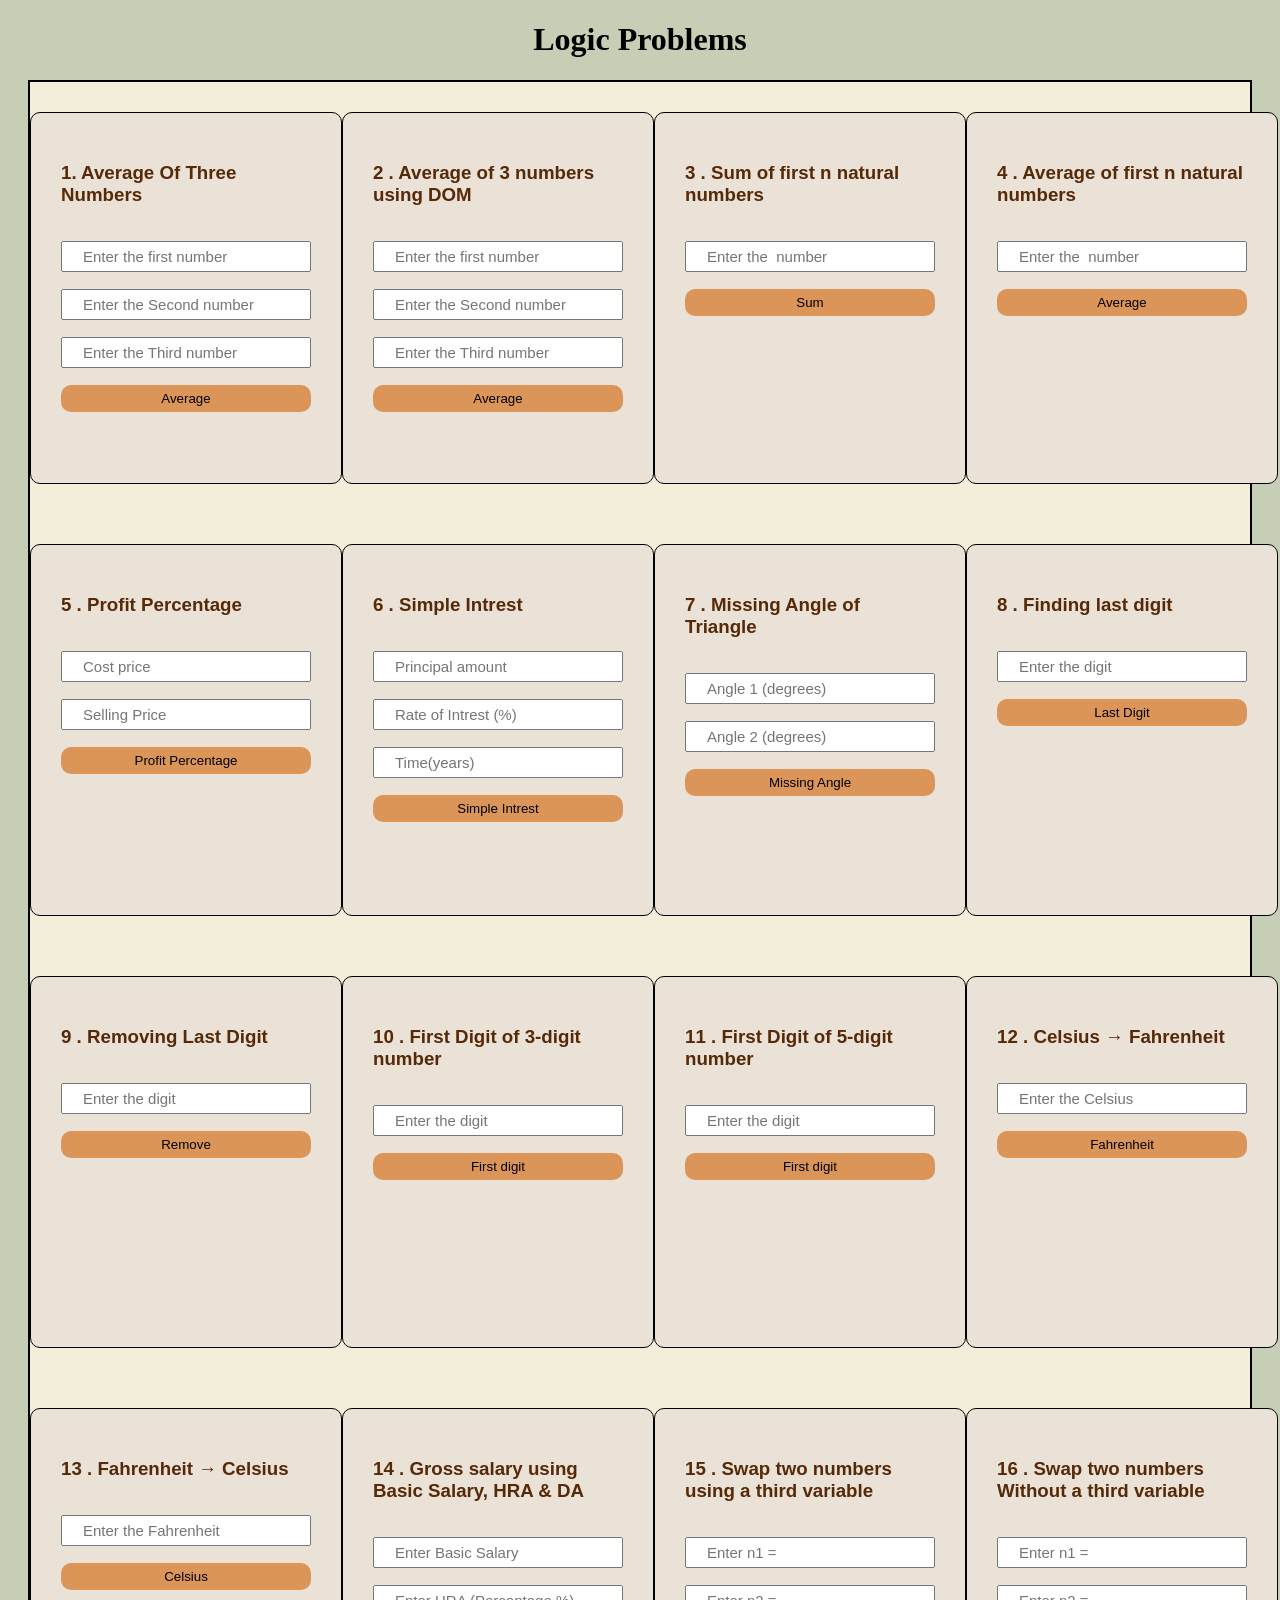
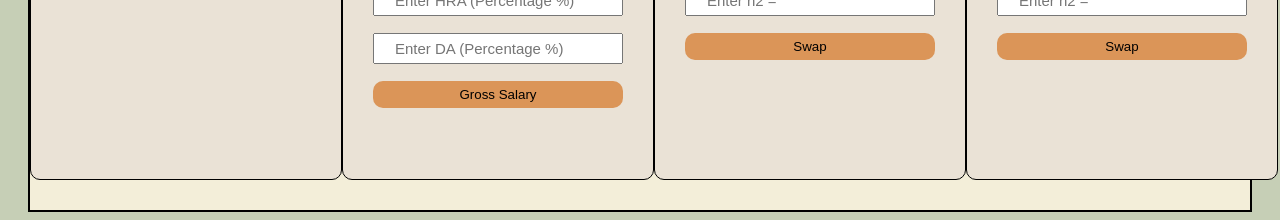
<file: simple_number_problems(24-9-26)/Index.html>
<!DOCTYPE html>
<html lang="en">
<head>
    <meta charset="UTF-8">
    <meta name="viewport" content="width=device-width, initial-scale=1.0">
    <title>Document</title>
    <link rel="stylesheet" href="Index.css">
    <script src="Indesx.js"></script>
</head>
<body>
    <h1>Logic Problems</h1>
    <div class="container">
        
        <div class="box box1">
            <h3>1. Average Of Three Numbers</h3>
            <input type="text" id="b1n1" placeholder="Enter the first number">
            <input type="text" id="b1n2" placeholder="Enter the Second number">
            <input type="text" id="b1n3" placeholder="Enter the Third number">
            <button onclick="average()">Average</button>
            <label id="res1"></label>
        </div>
        <div class="box box2">
            <h3>2 . Average of 3 numbers using DOM</h3>
            <input type="text" id="b2n1" placeholder="Enter the first number">
            <input type="text" id="b2n2" placeholder="Enter the Second number">
            <input type="text" id="b2n3" placeholder="Enter the Third number">
            <button onclick="average2()">Average</button>
            <label id="res2"></label>
        </div>
        <div class="box box3">
            <h3>3 . Sum of first n natural numbers</h3>
            <input type="text" id="b3n1" placeholder="Enter the  number">
            <button onclick="box3()">Sum</button>
            <label id="res3"></label>
        </div>
        <div class="box box4">
            <h3>4 . Average of first n natural numbers</h3>
            <input type="text" id="b4n1" placeholder="Enter the  number">
            <button onclick="box4()">Average</button>
            <label id="res4"></label>
        </div>
        <div class="box box5">
            <h3>5 . Profit Percentage</h3>
            <input type="text" id="b5n1" placeholder="Cost price">
            <input type="text" id="b5n2" placeholder="Selling Price">
            <button onclick="box5()">Profit Percentage</button>
            <label id="res5"></label>


        </div>
        <div class="box box6">
            <h3>6 . Simple Intrest</h3>
            <input type="text" id="b6n1" placeholder="Principal amount">
            <input type="text" id="b6n2" placeholder="Rate of Intrest (%)">
            <input type="text" id="b6n3" placeholder="Time(years)">
            <button onclick="box6()">Simple Intrest</button>
            <label id="res6"></label>
        </div>
        <div class="box box7">
            <h3>7 . Missing Angle of Triangle</h3>
            <input type="text" id="b7n1" placeholder="Angle 1 (degrees)">
            <input type="text" id="b7n2" placeholder="Angle 2 (degrees)">
            <button onclick="box7()">Missing Angle</button>
            <label id="res7"></label>
        </div>
        <div class="box box8">
            <h3>8 . Finding last digit</h3>
            <input type="text" id="b8n1" placeholder="Enter the digit">
            <button onclick="box8()">Last Digit</button>
            <label id="res8"></label>
        </div>
        <div class="box box9">
            <h3>9 . Removing Last Digit</h3>
            <input type="text" id="b9n1" placeholder="Enter the digit">
            <button onclick="box9()">Remove</button>
            <label id="res9"></label>
        </div>
        <div class="box box10">
            <h3>10 . First Digit of 3-digit number</h3>
            <input type="text" id="b10n1" placeholder="Enter the digit">
            <button onclick="box10()">First digit</button>
            <label id="res10"></label>
        </div>
        <div class="box box11">
            <h3>11 . First Digit of 5-digit number</h3>
            <input type="text" id="b11n1" placeholder="Enter the digit">
            <button onclick="box11()">First digit</button>
            <label id="res11"></label>
        </div>
        <div class="box box12">
            <h3>12 . Celsius → Fahrenheit</h3>
            <input type="text" id="b12n1" placeholder="Enter the Celsius">
            <button onclick="box12()">Fahrenheit</button>
            <label id="res12"></label>
        </div>
        <div class="box box13">
            <h3>13 . Fahrenheit → Celsius</h3>
            <input type="text" id="b13n1" placeholder="Enter the Fahrenheit">
            <button onclick="box13()">Celsius</button>
            <label id="res13"></label>
        </div>
        <div class="box box14">
            <h3>14 . Gross salary using Basic Salary, HRA & DA</h3>
            <input type="text" id="b14n1" placeholder="Enter Basic Salary">
            <input type="text" id="b14n2" placeholder="Enter HRA (Percentage %)">
            <input type="text" id="b14n3" placeholder="Enter DA (Percentage %)">
            <button onclick="box14()">Gross Salary</button>
            <label id="res14"></label>
        </div>
        <div class="box box15">
            <h3>15 . Swap two numbers using a third variable</h3>
            <input type="text" id="b15n1" placeholder="Enter n1 = ">
            <input type="text" id="b15n2" placeholder="Enter n2 = ">
            <button onclick="box15()">Swap</button>
            <label id="res15"></label>
            <label id="res15.2"></label>

        </div>
        <div class="box box16">
            <h3>16 . Swap two numbers Without a third variable</h3>
            <input type="text" id="b16n1" placeholder="Enter n1 = ">
            <input type="text" id="b16n2" placeholder="Enter n2 = ">
            <button onclick="box16()">Swap</button>
            <label id="res16"></label>
            <label id="res16.2"></label>
        </div>


        
    </div>
</body>
</html>
</file>
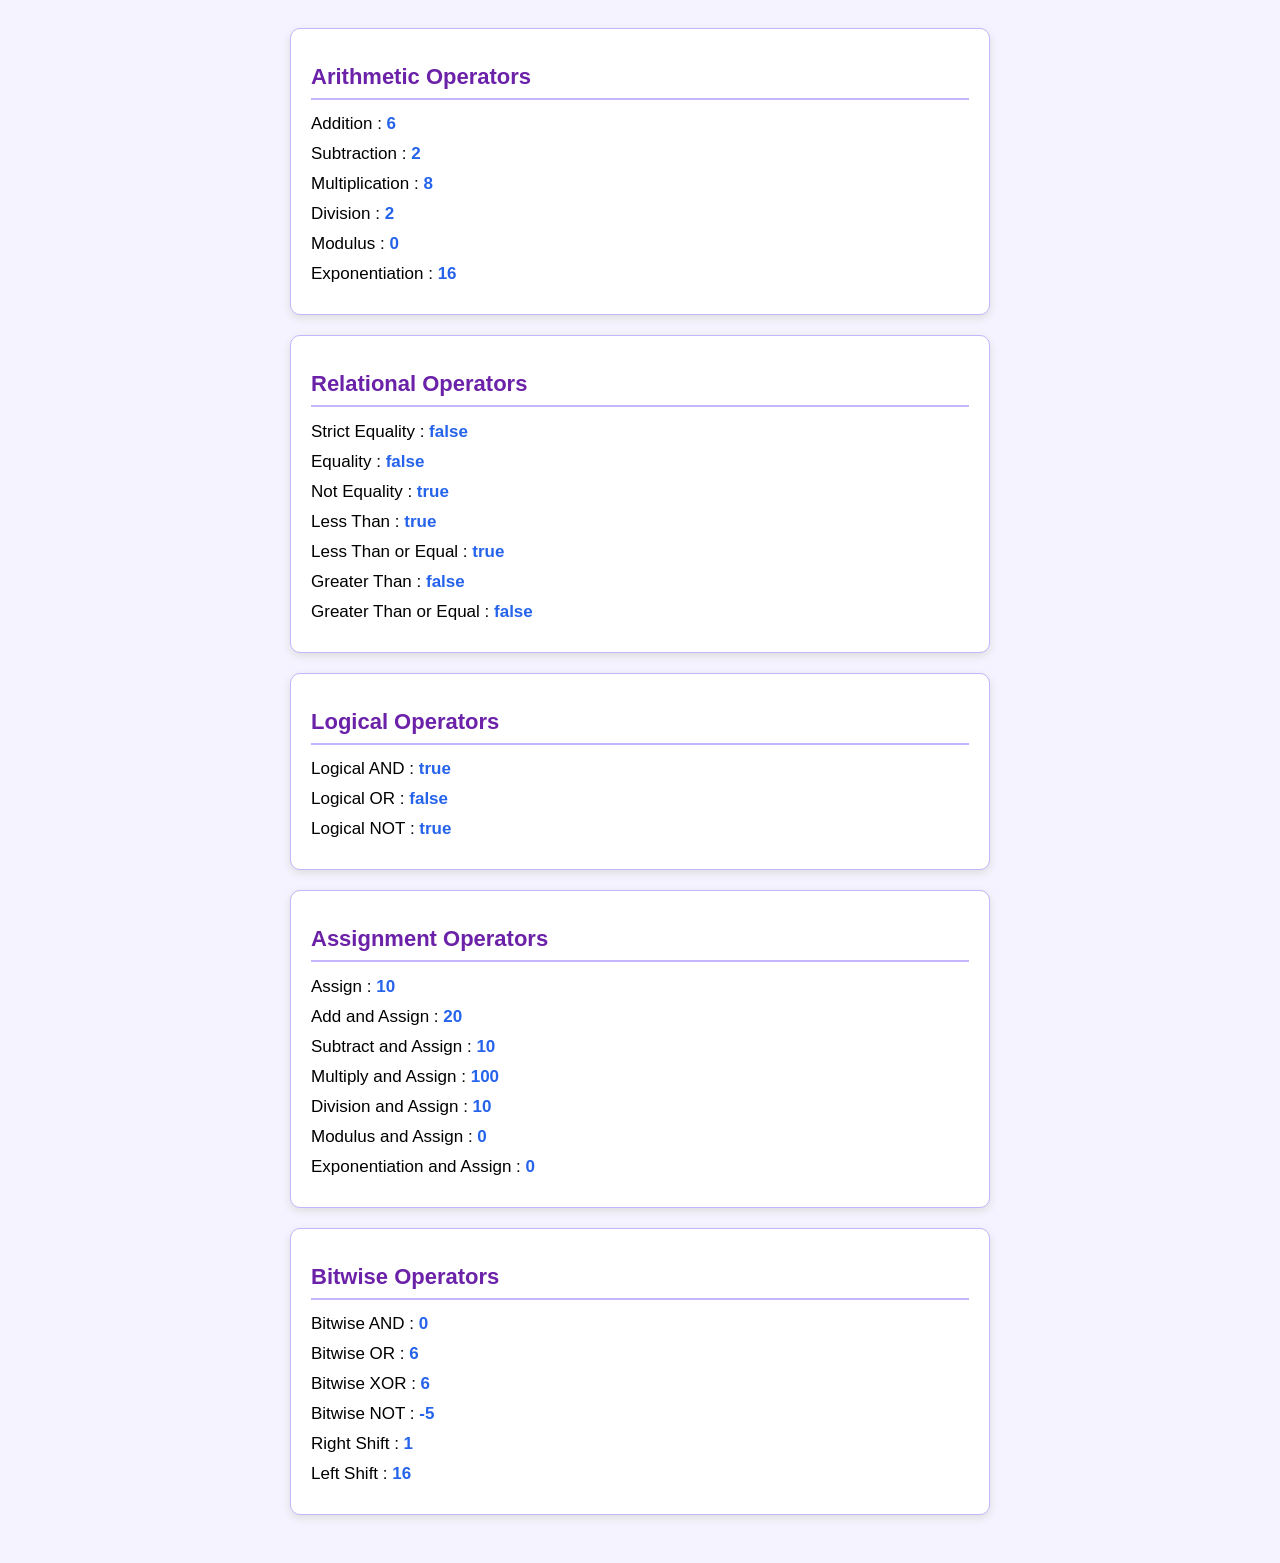
<file: operator.html>
<!DOCTYPE html>
<html lang="en">
<head>
    <meta charset="UTF-8">
    <meta name="viewport" content="width=device-width, initial-scale=1.0">
    <title>JavaScript Operators</title>

    <style>
        body {
            font-family: Arial, sans-serif;
            background-color: #f5f3ff;
            padding: 20px;
        }

        .container {
            width: 700px;
            margin: auto;
        }

        .box {
            background-color: white;
            padding: 20px;
            margin-bottom: 20px;
            border: 1px solid #c4b5fd;
            border-radius: 10px;
            box-shadow: 0px 3px 8px #ddd;
        }

        h1 {
            color: #6b21a8;
            font-size: 22px;
            border-bottom: 2px solid #c4b5fd;
            padding-bottom: 8px;
        }

        p {
            font-size: 17px;
            margin: 10px 0;
        }

        .result {
            color: #2563eb;
            font-weight: bold;
        }
    </style>
</head>

<body>

    <div class="container">

        <!-- Arithmetic Operator -->
        <div class="box">
            <h1>Arithmetic Operators</h1>

            <p>Addition : <span class="result" id="addition"></span></p>
            <p>Subtraction : <span class="result" id="subtraction"></span></p>
            <p>Multiplication : <span class="result" id="multiplication"></span></p>
            <p>Division : <span class="result" id="division"></span></p>
            <p>Modulus : <span class="result" id="modulus"></span></p>
            <p>Exponentiation : <span class="result" id="exponentiation"></span></p>
        </div>

        <!-- Relational Operator -->
        <div class="box">
            <h1>Relational Operators</h1>

            <p>Strict Equality : <span class="result" id="strict"></span></p>
            <p>Equality : <span class="result" id="equal"></span></p>
            <p>Not Equality : <span class="result" id="notEqual"></span></p>
            <p>Less Than : <span class="result" id="less"></span></p>
            <p>Less Than or Equal : <span class="result" id="lessEqual"></span></p>
            <p>Greater Than : <span class="result" id="greater"></span></p>
            <p>Greater Than or Equal : <span class="result" id="greaterEqual"></span></p>
        </div>

        <!-- Logical Operator -->
        <div class="box">
            <h1>Logical Operators</h1>

            <p>Logical AND : <span class="result" id="and"></span></p>
            <p>Logical OR : <span class="result" id="or"></span></p>
            <p>Logical NOT : <span class="result" id="not"></span></p>
        </div>

        <!-- Assignment Operator -->
        <div class="box">
            <h1>Assignment Operators</h1>

            <p>Assign : <span class="result" id="assign"></span></p>
            <p>Add and Assign : <span class="result" id="addAssign"></span></p>
            <p>Subtract and Assign : <span class="result" id="subAssign"></span></p>
            <p>Multiply and Assign : <span class="result" id="mulAssign"></span></p>
            <p>Division and Assign : <span class="result" id="divAssign"></span></p>
            <p>Modulus and Assign : <span class="result" id="modAssign"></span></p>
            <p>Exponentiation and Assign : <span class="result" id="expAssign"></span></p>
        </div>

        <!-- Bitwise Operator -->
        <div class="box">
            <h1>Bitwise Operators</h1>

            <p>Bitwise AND : <span class="result" id="bitAnd"></span></p>
            <p>Bitwise OR : <span class="result" id="bitOr"></span></p>
            <p>Bitwise XOR : <span class="result" id="bitXor"></span></p>
            <p>Bitwise NOT : <span class="result" id="bitNot"></span></p>
            <p>Right Shift : <span class="result" id="rightShift"></span></p>
            <p>Left Shift : <span class="result" id="leftShift"></span></p>
        </div>

    </div>

    <script>

        // Arithmetic Operator

        var a = 4;
        var b = 2;

        document.getElementById("addition").innerHTML = a + b;
        document.getElementById("subtraction").innerHTML = a - b;
        document.getElementById("multiplication").innerHTML = a * b;
        document.getElementById("division").innerHTML = a / b;
        document.getElementById("modulus").innerHTML = a % b;
        document.getElementById("exponentiation").innerHTML = a ** b;


        // Relational Operator

        var a = 10;
        var b = 20;

        document.getElementById("strict").innerHTML = a === b;
        document.getElementById("equal").innerHTML = a == b;
        document.getElementById("notEqual").innerHTML = a != b;
        document.getElementById("less").innerHTML = a < b;
        document.getElementById("lessEqual").innerHTML = a <= b;
        document.getElementById("greater").innerHTML = a > b;
        document.getElementById("greaterEqual").innerHTML = a >= b;


        // Logical Operator

        var a = 2;
        var b = 4;

        document.getElementById("and").innerHTML = a == 2 && b == 4;
        document.getElementById("or").innerHTML = a == 1 || b == 3;
        document.getElementById("not").innerHTML = !(a == b);


        // Assignment Operator

        var a = 10;
        var b = 10;

        document.getElementById("assign").innerHTML = a = b;
        document.getElementById("addAssign").innerHTML = a += b;
        document.getElementById("subAssign").innerHTML = a -= b;
        document.getElementById("mulAssign").innerHTML = a *= b;
        document.getElementById("divAssign").innerHTML = a /= b;
        document.getElementById("modAssign").innerHTML = a %= b;
        document.getElementById("expAssign").innerHTML = a **= b;


        // Bitwise Operator

        var a = 4;
        var b = 2;

        document.getElementById("bitAnd").innerHTML = a & b;
        document.getElementById("bitOr").innerHTML = a | b;
        document.getElementById("bitXor").innerHTML = a ^ b;
        document.getElementById("bitNot").innerHTML = ~a;
        document.getElementById("rightShift").innerHTML = a >> b;
        document.getElementById("leftShift").innerHTML = a << b;

    </script>

</body>
</html>
</file>
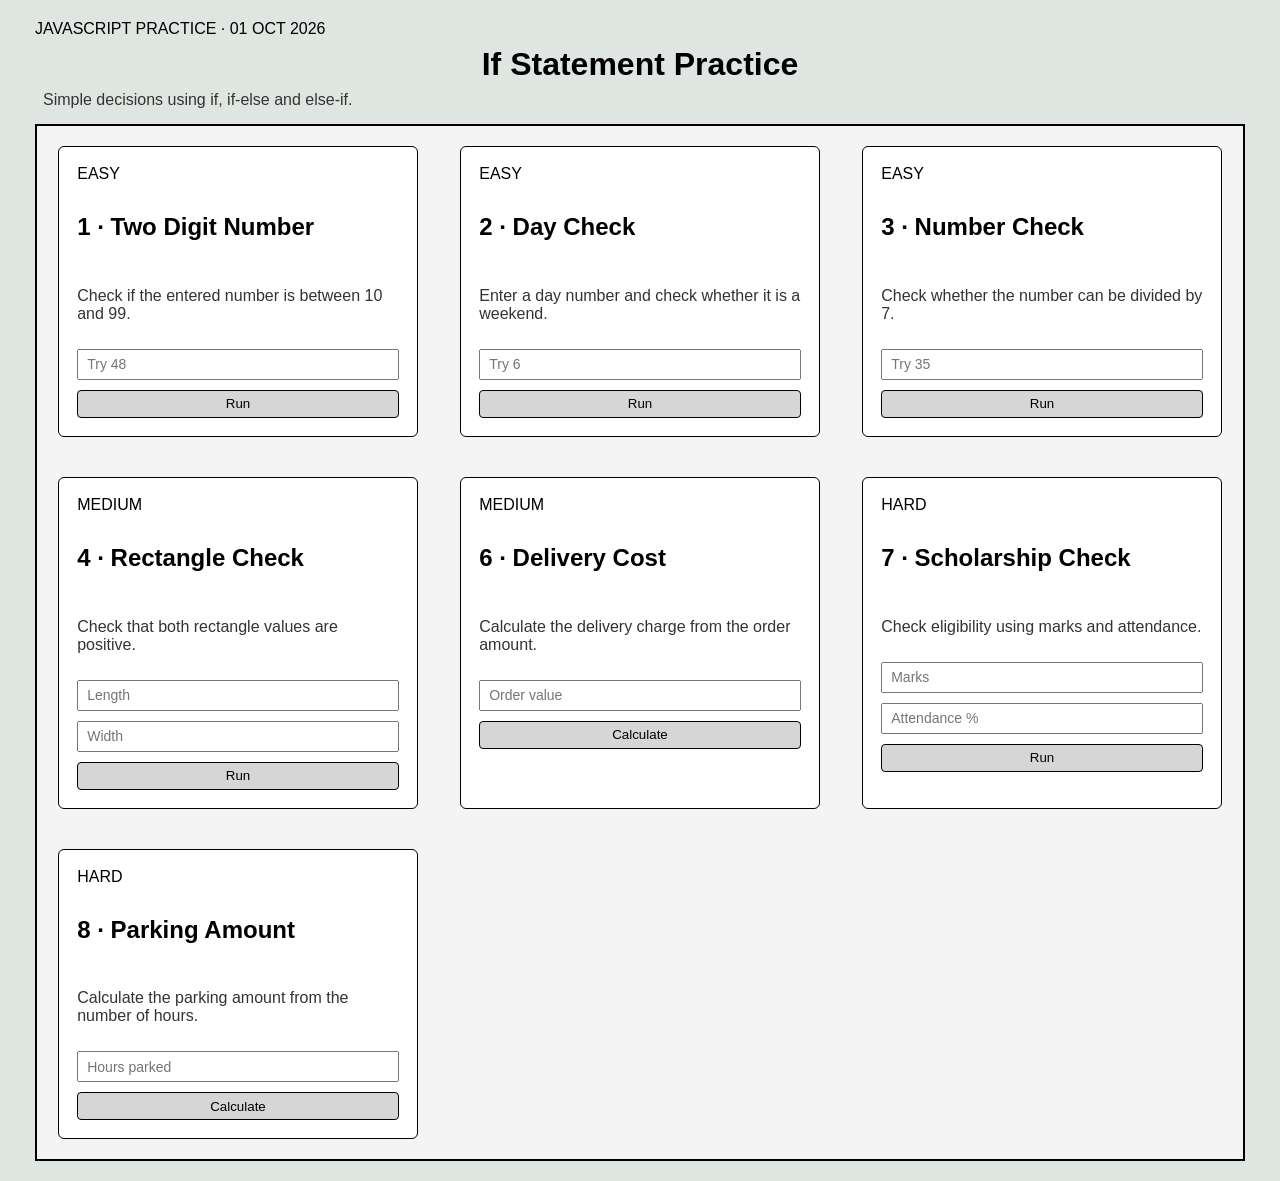
<file: Control_statements(1-10-26)/conditional statements/if.html>
<!DOCTYPE html>
<html lang="en">

<head>
  <meta charset="UTF-8">
  <meta name="viewport" content="width=device-width, initial-scale=1.0">
  <title>If Statement Practice | JavaScript</title>
  <link rel="stylesheet" href="if.css">
</head>

<body>
  <header class="header">
    <span class="label">JAVASCRIPT PRACTICE · 01 OCT 2026</span>
    <h1>If Statement Practice</h1>
    <p>Simple decisions using if, if-else and else-if.</p>
  </header>
  <main class="board">
    <section class="card easy">
      <div class="tag">EASY</div>
      <h2>1 · Two Digit Number</h2>
      <p>Check if the entered number is between 10 and 99.</p>
      <input id="number" type="number" placeholder="Try 48"><button onclick="checkNumber()">Run</button>
      <div id="result1" class="result"></div>
    </section>
    <section class="card easy">
      <div class="tag">EASY</div>
      <h2>2 · Day Check</h2>
      <p>Enter a day number and check whether it is a weekend.</p>
      <input id="number1" type="number" placeholder="Try 6"><button onclick="checkWeekend()">Run</button>
      <div id="result2" class="result"></div>
    </section>
    <section class="card easy">
      <div class="tag">EASY</div>
      <h2>3 · Number Check</h2>
      <p>Check whether the number can be divided by 7.</p>
      <input id="number2" type="number" placeholder="Try 35"><button onclick="checkMultiple7()">Run</button>
      <div id="result3" class="result"></div>
    </section>
    <section class="card medium">
      <div class="tag">MEDIUM</div>
      <h2>4 · Rectangle Check</h2>
      <p>Check that both rectangle values are positive.</p>
      <input id="length" type="number" placeholder="Length"><input id="width" type="number" placeholder="Width"><button
        onclick="checkRectangle()">Run</button>
      <div id="result4" class="result"></div>
    </section>
   
    <section class="card medium">
      <div class="tag">MEDIUM</div>
      <h2>6 · Delivery Cost</h2>
      <p>Calculate the delivery charge from the order amount.</p>
      <input id="order" type="number" placeholder="Order value"><button onclick="deliveryCharge()">Calculate</button>
      <div id="result6" class="result"></div>
    </section>
    <section class="card hard">
      <div class="tag">HARD</div>
      <h2>7 · Scholarship Check</h2>
      <p>Check eligibility using marks and attendance.</p>
      <input id="marks" type="number" placeholder="Marks"><input id="attendance" type="number"
        placeholder="Attendance %"><button onclick="checkScholarship()">Run</button>
      <div id="result7" class="result"></div>
    </section>
    <section class="card hard">
      <div class="tag">HARD</div>
      <h2>8 · Parking Amount</h2>
      <p>Calculate the parking amount from the number of hours.</p>
      <input id="hours" type="number" placeholder="Hours parked"><button onclick="parkingFee()">Calculate</button>
      <div id="result8" class="result"></div>
    </section>
  </main>
  <script src="if.js"></script>
</body>

</html>
</file>
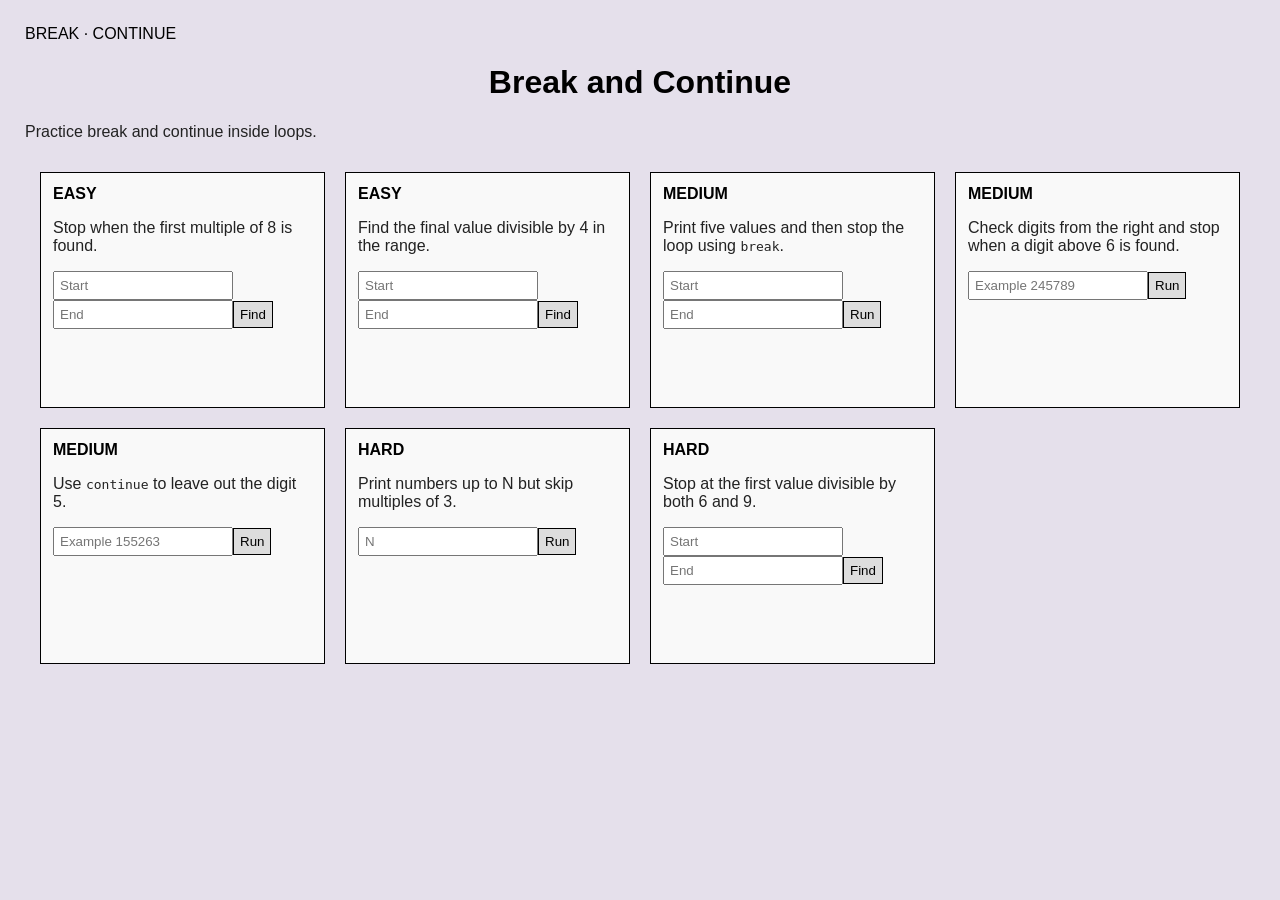
<file: Control_statements(1-10-26)/jummping statements/jumping_statement.html>
<!DOCTYPE html>
<html lang="en">

<head>
    <meta charset="UTF-8">
    <meta name="viewport" content="width=device-width,initial-scale=1">
    <title>Break and Continue</title>
    <link rel="stylesheet" href="jumping_statement.css">
</head>

<body>
    <header><span>BREAK · CONTINUE</span>
        <h1>Break and Continue</h1>
        <p>Practice break and continue inside loops.</p>
    </header>
    <main class="wrap">
        <div class="task easy"><b>EASY</b>
            <p>Stop when the first multiple of 8 is found.</p><input id="start1" type="number"
                placeholder="Start"><input id="end1" type="number" placeholder="End"><button
                onclick="firstMultiple8()">Find</button>
            <div id="result1" class="result"></div>
        </div>
        <div class="task easy"><b>EASY</b>
            <p>Find the final value divisible by 4 in the range.</p><input id="start2" type="number"
                placeholder="Start"><input id="end2" type="number" placeholder="End"><button
                onclick="lastMultiple4()">Find</button>
            <div id="result2" class="result"></div>
        </div>
        <div class="task medium"><b>MEDIUM</b>
            <p>Print five values and then stop the loop using <code>break</code>.</p><input id="start3" type="number"
                placeholder="Start"><input id="end3" type="number" placeholder="End"><button
                onclick="firstFive()">Run</button>
            <div id="result3" class="result"></div>
        </div>
        <div class="task medium"><b>MEDIUM</b>
            <p>Check digits from the right and stop when a digit above 6 is found.</p><input id="number1" type="number"
                placeholder="Example 245789"><button onclick="firstDigitAbove6()">Run</button>
            <div id="result4" class="result"></div>
        </div>
        <div class="task medium"><b>MEDIUM</b>
            <p>Use <code>continue</code> to leave out the digit 5.</p><input id="number2" type="number"
                placeholder="Example 155263"><button onclick="skipFives()">Run</button>
            <div id="result5" class="result"></div>
        </div>
        <div class="task hard"><b>HARD</b>
            <p>Print numbers up to N but skip multiples of 3.</p><input id="number3" type="number"
                placeholder="N"><button onclick="skipMultiples3()">Run</button>
            <div id="result6" class="result"></div>
        </div>
        <div class="task hard"><b>HARD</b>
            <p>Stop at the first value divisible by both 6 and 9.</p><input id="start4" type="number"
                placeholder="Start"><input id="end4" type="number" placeholder="End"><button
                onclick="firstCommonMultiple()">Find</button>
            <div id="result7" class="result"></div>
        </div>
    </main>
    <script src="jumping_statement.js"></script>
</body>

</html>
</file>
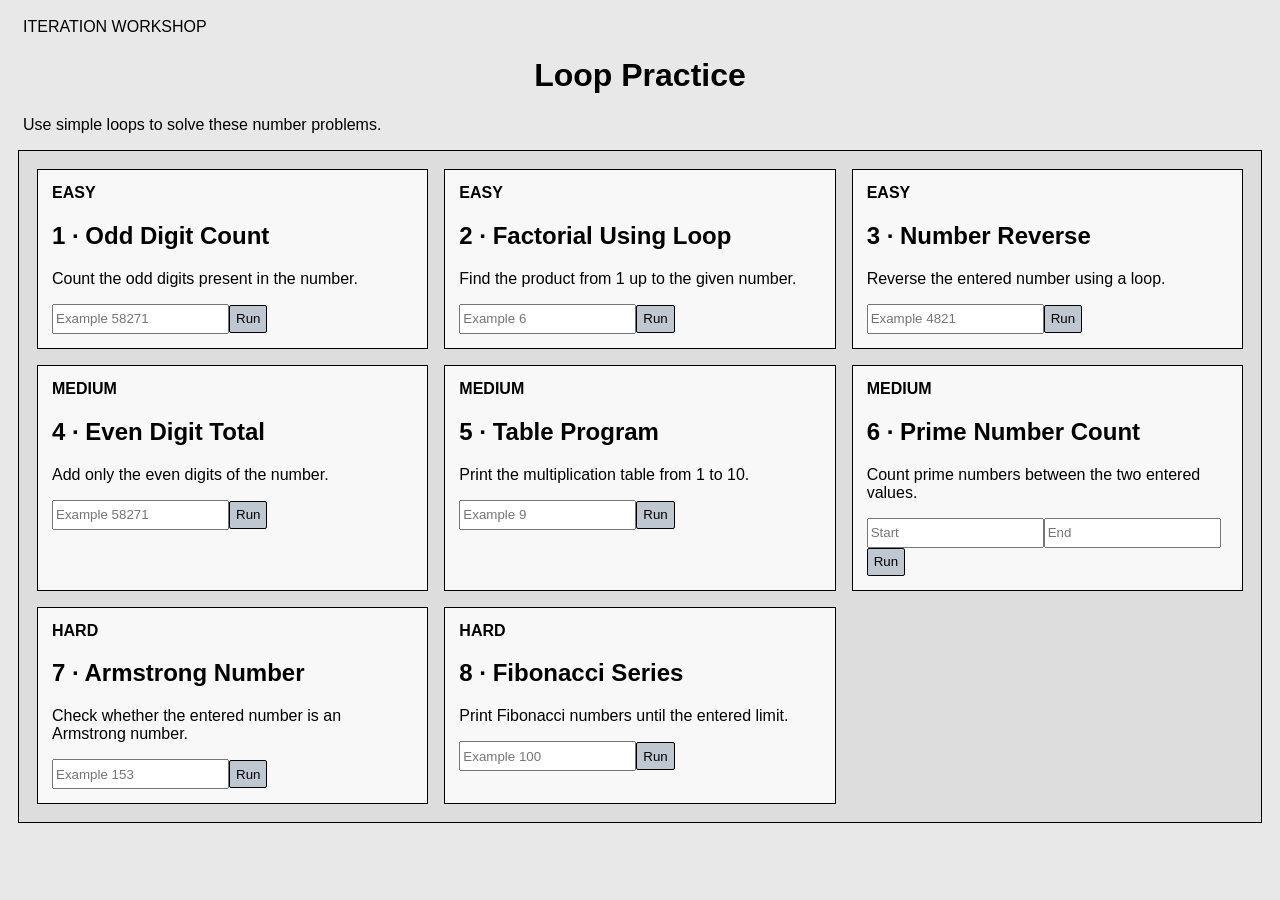
<file: Control_statements(1-10-26)/loops/loop.html>
<!DOCTYPE html>
<html lang="en">

<head>
    <meta charset="UTF-8">
    <meta name="viewport" content="width=device-width,initial-scale=1">
    <title>Loop Workshop</title>
    <link rel="stylesheet" href="loop.css">
</head>

<body>
    <header><span>ITERATION WORKSHOP</span>
        <h1>Loop Practice</h1>
        <p>Use simple loops to solve these number problems.</p>
    </header>
    <main class="grid">
        <div class="task easy"><b>EASY</b>
            <h2>1 · Odd Digit Count</h2>
            <p>Count the odd digits present in the number.</p><input id="num1" type="number"
                placeholder="Example 58271"><button onclick="countOddDigits()">Run</button>
            <div id="result1" class="result"></div>
        </div>
        <div class="task easy"><b>EASY</b>
            <h2>2 · Factorial Using Loop</h2>
            <p>Find the product from 1 up to the given number.</p><input id="num2" type="number"
                placeholder="Example 6"><button onclick="productToN()">Run</button>
            <div id="result2" class="result"></div>
        </div>
        <div class="task easy"><b>EASY</b>
            <h2>3 · Number Reverse</h2>
            <p>Reverse the entered number using a loop.</p><input id="num3" type="number"
                placeholder="Example 4821"><button onclick="reverseNumber()">Run</button>
            <div id="result3" class="result"></div>
        </div>
        <div class="task medium"><b>MEDIUM</b>
            <h2>4 · Even Digit Total</h2>
            <p>Add only the even digits of the number.</p><input id="num4" type="number"
                placeholder="Example 58271"><button onclick="evenDigitSum()">Run</button>
            <div id="result4" class="result"></div>
        </div>
        <div class="task medium"><b>MEDIUM</b>
            <h2>5 · Table Program</h2>
            <p>Print the multiplication table from 1 to 10.</p><input id="num5" type="number"
                placeholder="Example 9"><button onclick="tableOf()">Run</button>
            <div id="result5" class="result"></div>
        </div>
        <div class="task medium"><b>MEDIUM</b>
            <h2>6 · Prime Number Count</h2>
            <p>Count prime numbers between the two entered values.</p><input id="start6" type="number"
                placeholder="Start"><input id="end6" type="number" placeholder="End"><button
                onclick="countPrimes()">Run</button>
            <div id="result6" class="result"></div>
        </div>
        <div class="task hard"><b>HARD</b>
            <h2>7 · Armstrong Number</h2>
            <p>Check whether the entered number is an Armstrong number.</p><input id="num7" type="number"
                placeholder="Example 153"><button onclick="armstrong()">Run</button>
            <div id="result7" class="result"></div>
        </div>
        <div class="task hard"><b>HARD</b>
            <h2>8 · Fibonacci Series</h2>
            <p>Print Fibonacci numbers until the entered limit.</p><input id="num8" type="number"
                placeholder="Example 100"><button onclick="fibonacci()">Run</button>
            <div id="result8" class="result"></div>
        </div>
    </main>
    <script src="loops.js"></script>
</body>

</html>
</file>
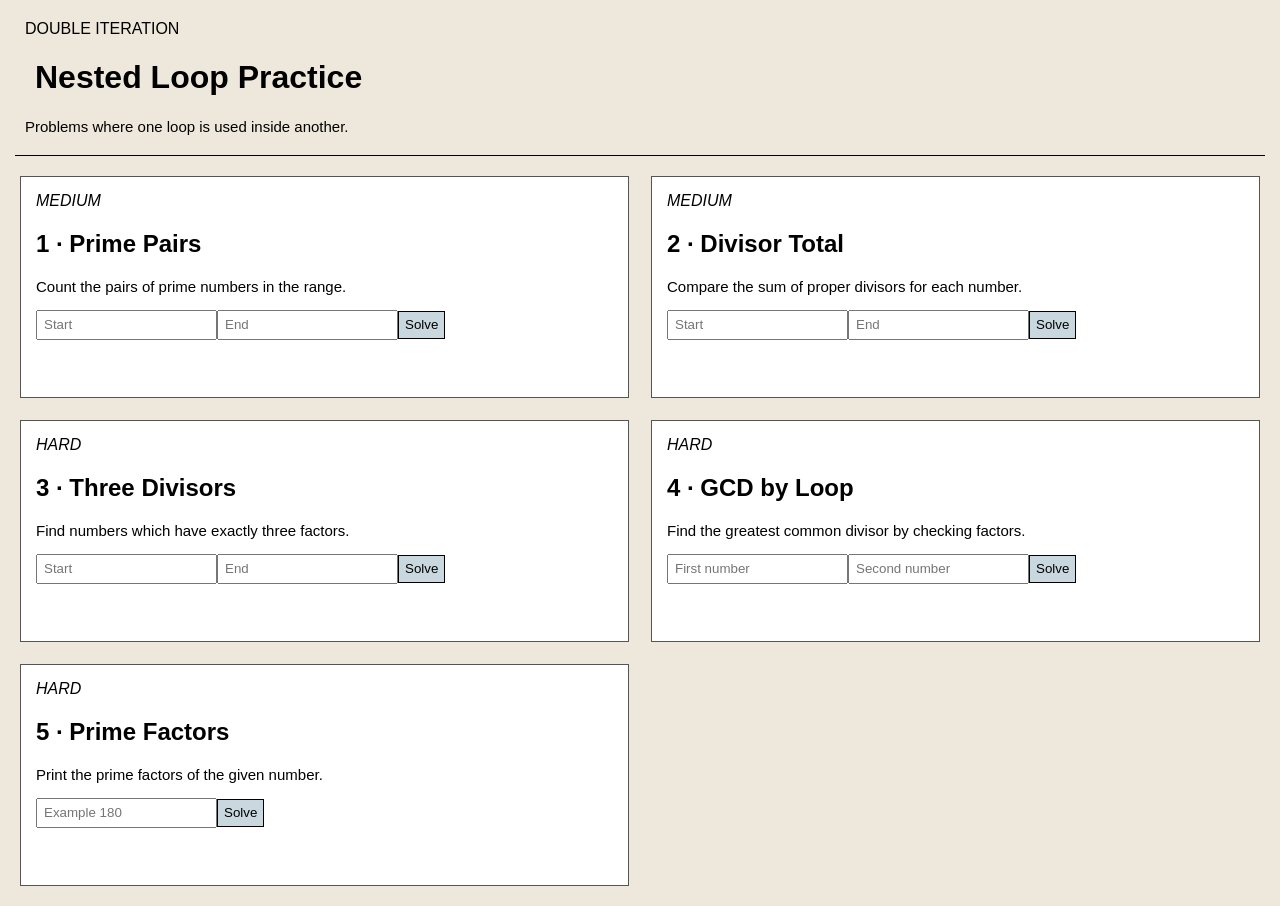
<file: Control_statements(1-10-26)/nestedloops/nestloop.html>
<!DOCTYPE html>
<html lang="en">

<head>
    <meta charset="UTF-8">
    <meta name="viewport" content="width=device-width,initial-scale=1">
    <title>Nested Loop Practice</title>
    <link rel="stylesheet" href="nestloop.css">
</head>

<body>
    <header><span>DOUBLE ITERATION</span>
        <h1>Nested Loop Practice</h1>
        <p>Problems where one loop is used inside another.</p>
    </header>
    <main class="container">
        <div class="task-card medium"><i>MEDIUM</i>
            <h2>1 · Prime Pairs</h2>
            <p>Count the pairs of prime numbers in the range.</p><input id="input1Start" type="number"
                placeholder="Start"><input id="input1End" type="number" placeholder="End"><button
                onclick="primePairs()">Solve</button>
            <div id="output1" class="result"></div>
        </div>
        <div class="task-card medium"><i>MEDIUM</i>
            <h2>2 · Divisor Total</h2>
            <p>Compare the sum of proper divisors for each number.</p><input id="input2Start" type="number"
                placeholder="Start"><input id="input2End" type="number" placeholder="End"><button
                onclick="largestDivisorSum()">Solve</button>
            <div id="output2" class="result"></div>
        </div>
        <div class="task-card hard"><i>HARD</i>
            <h2>3 · Three Divisors</h2>
            <p>Find numbers which have exactly three factors.</p><input id="input3Start" type="number"
                placeholder="Start"><input id="input3End" type="number" placeholder="End"><button
                onclick="threeDivisors()">Solve</button>
            <div id="output3" class="result"></div>
        </div>
        <div class="task-card hard"><i>HARD</i>
            <h2>4 · GCD by Loop</h2>
            <p>Find the greatest common divisor by checking factors.</p><input id="input4Start" type="number"
                placeholder="First number"><input id="input4End" type="number" placeholder="Second number"><button
                onclick="commonFactors()">Solve</button>
            <div id="output4" class="result"></div>
        </div>
        <div class="task-card hard"><i>HARD</i>
            <h2>5 · Prime Factors</h2>
            <p>Print the prime factors of the given number.</p><input id="input5Start" type="number"
                placeholder="Example 180"><button onclick="primeFactors()">Solve</button>
            <div id="output5" class="result"></div>
        </div>
    </main>
    <script src="nestedloops.js"></script>
</body>

</html>
</file>
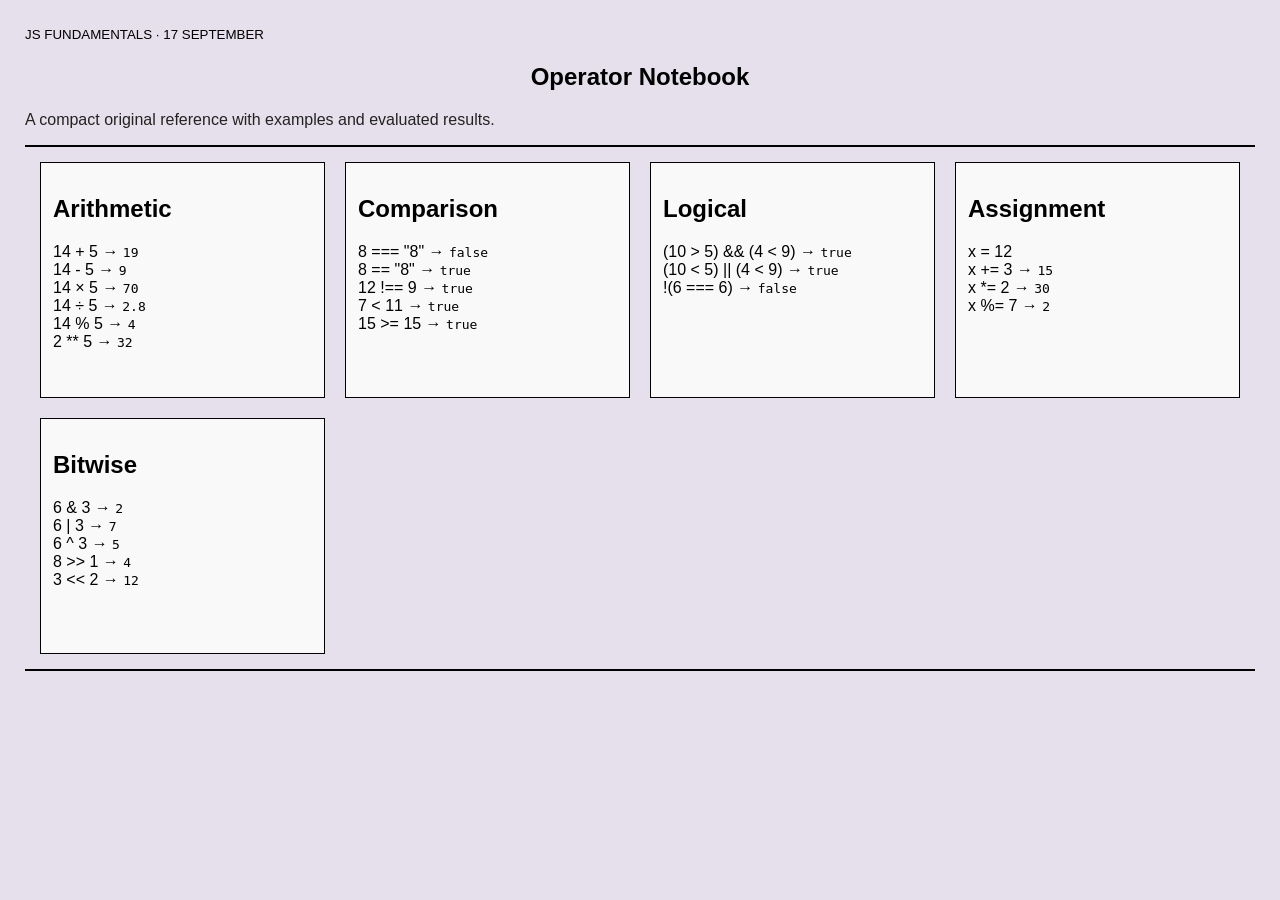
<file: notes/17-9-26/17-09-26.html>
<!DOCTYPE html>
<html lang="en">

<head>
    <meta charset="UTF-8">
    <meta name="viewport" content="width=device-width,initial-scale=1">
    <title>JavaScript Operator Notebook</title>
    <style>
        body {
            background-color: #e5e0eb;
            font-family: Arial, sans-serif;
            margin: 25px;
        }

        h1 {
            text-align: center;
        }

        header {
            margin-bottom: 15px;
        }

        .grid,
        .container {
            display: grid;
            grid-template-columns: repeat(4, 1fr);
            border-top: 2px solid black;
            border-bottom: 2px solid black;
            padding: 5px;
        }

        .wrap,
        .board {
            display: grid;
            grid-template-columns: repeat(4, 1fr);
            padding: 5px;
        }

        .task,
        .card,
        .task-card,
        .box {
            border: 1px solid black;
            margin: 10px;
            padding: 12px;
            background-color: #f9f9f9;
            min-height: 210px;
        }

        input {
            height: 23px;
            padding-left: 5px;
        }

        button {
            height: 27px;
            background-color: #ddd;
            border: 1px solid black;
        }

        p {
            color: #222;
        }

        .result {
            display: none;
            border: 1px solid black;
            padding: 5px;
            background-color: white;
        }

        @media(max-width:900px) {

            .grid,
            .container,
            .wrap,
            .board {
                grid-template-columns: repeat(2, 1fr);
            }
        }

        @media(max-width:500px) {

            .grid,
            .container,
            .wrap,
            .board {
                grid-template-columns: 1fr;
            }
        }
    </style>
</head>

<body>
    <main class="sheet">
        <section class="title"><small>JS FUNDAMENTALS · 17 SEPTEMBER</small>
            <h1>Operator Notebook</h1>
            <p>A compact original reference with examples and evaluated results.</p>
        </section>
        <div class="grid">
            <section class="box">
                <h2>Arithmetic</h2>
                <div class="row">14 + 5 → <code>19</code></div>
                <div class="row">14 - 5 → <code>9</code></div>
                <div class="row">14 × 5 → <code>70</code></div>
                <div class="row">14 ÷ 5 → <code>2.8</code></div>
                <div class="row">14 % 5 → <code>4</code></div>
                <div class="row">2 ** 5 → <code>32</code></div>
            </section>
            <section class="box">
                <h2>Comparison</h2>
                <div class="row">8 === "8" → <code>false</code></div>
                <div class="row">8 == "8" → <code>true</code></div>
                <div class="row">12 !== 9 → <code>true</code></div>
                <div class="row">7 &lt; 11 → <code>true</code></div>
                <div class="row">15 &gt;= 15 → <code>true</code></div>
            </section>
            <section class="box">
                <h2>Logical</h2>
                <div class="row">(10 &gt; 5) && (4 &lt; 9) → <code>true</code></div>
                <div class="row">(10 &lt; 5) || (4 &lt; 9) → <code>true</code></div>
                <div class="row">!(6 === 6) → <code>false</code></div>
            </section>
            <section class="box">
                <h2>Assignment</h2>
                <div class="row">x = 12</div>
                <div class="row">x += 3 → <code>15</code></div>
                <div class="row">x *= 2 → <code>30</code></div>
                <div class="row">x %= 7 → <code>2</code></div>
            </section>
            <section class="box">
                <h2>Bitwise</h2>
                <div class="row">6 & 3 → <code>2</code></div>
                <div class="row">6 | 3 → <code>7</code></div>
                <div class="row">6 ^ 3 → <code>5</code></div>
                <div class="row">8 &gt;&gt; 1 → <code>4</code></div>
                <div class="row">3 &lt;&lt; 2 → <code>12</code></div>
            </section>
        </div>
    </main>
</body>

</html>
</file>
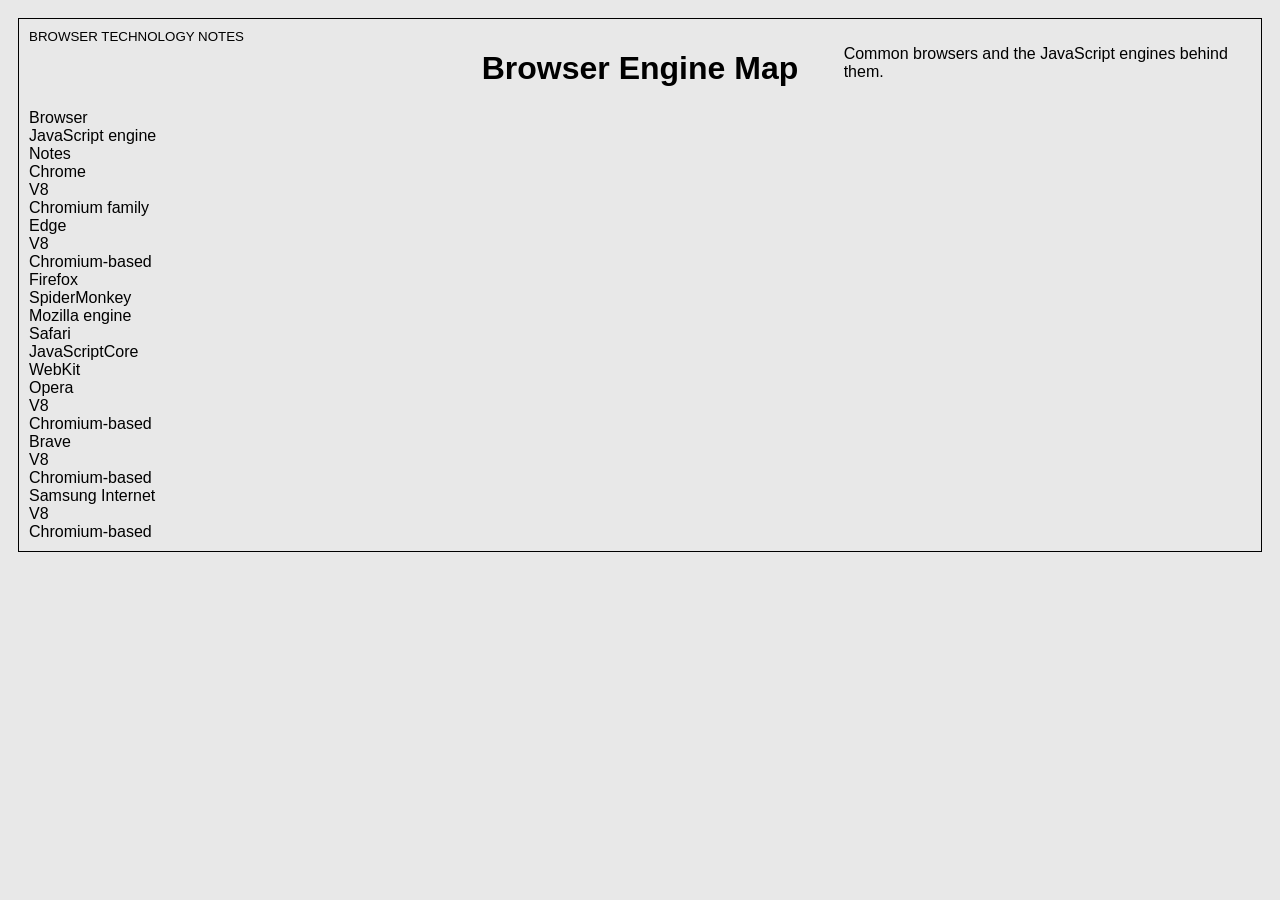
<file: notes/20-9-26/20-9-26.html>
<!DOCTYPE html>
<html lang="en">

<head>
    <meta charset="UTF-8">
    <meta name="viewport" content="width=device-width,initial-scale=1">
    <title>Browser Engine Map</title>
    <style>
        body {
            background-color: #e8e8e8;
            font-family: Arial, sans-serif;
            margin: 18px;
        }

        h1 {
            text-align: center;
        }

        header {
            margin: 10px 5px;
        }

        .grid {
            display: grid;
            grid-template-columns: repeat(3, 1fr);
            border: 1px solid black;
            padding: 10px;
            background-color: #ddd;
        }

        .container {
            display: grid;
            grid-template-columns: repeat(3, 1fr);
            border: 1px solid black;
            padding: 10px;
        }

        .wrap {
            display: grid;
            grid-template-columns: repeat(3, 1fr);
            border: 1px solid black;
            padding: 10px;
        }

        .board {
            display: grid;
            grid-template-columns: repeat(3, 1fr);
            border: 1px solid black;
            padding: 10px;
        }

        .task,
        .card,
        .task-card,
        .box {
            border: 1px solid black;
            margin: 8px;
            padding: 14px;
            background-color: #f8f8f8;
        }

        input {
            height: 24px;
        }

        button {
            height: 28px;
            background-color: #bfc7d1;
            border: 1px solid black;
            border-radius: 2px;
        }

        .result {
            display: none;
            border: 1px solid black;
            padding: 5px;
            background-color: white;
        }

        @media(max-width:750px) {

            .grid,
            .container,
            .wrap,
            .board {
                grid-template-columns: repeat(2, 1fr);
            }
        }

        @media(max-width:500px) {

            .grid,
            .container,
            .wrap,
            .board {
                grid-template-columns: 1fr;
            }
        }
    </style>
</head>

<body>
    <main class="wrap"><small>BROWSER TECHNOLOGY NOTES</small>
        <h1>Browser Engine Map</h1>
        <p>Common browsers and the JavaScript engines behind them.</p>
        <div class="table">
            <div class="row head">
                <div>Browser</div>
                <div>JavaScript engine</div>
                <div>Notes</div>
            </div>
            <div class="row">
                <div>Chrome</div>
                <div>V8</div>
                <div>Chromium family</div>
            </div>
            <div class="row">
                <div>Edge</div>
                <div>V8</div>
                <div>Chromium-based</div>
            </div>
            <div class="row">
                <div>Firefox</div>
                <div>SpiderMonkey</div>
                <div>Mozilla engine</div>
            </div>
            <div class="row">
                <div>Safari</div>
                <div>JavaScriptCore</div>
                <div>WebKit</div>
            </div>
            <div class="row">
                <div>Opera</div>
                <div>V8</div>
                <div>Chromium-based</div>
            </div>
            <div class="row">
                <div>Brave</div>
                <div>V8</div>
                <div>Chromium-based</div>
            </div>
            <div class="row">
                <div>Samsung Internet</div>
                <div>V8</div>
                <div>Chromium-based</div>
            </div>
        </div>
    </main>
</body>

</html>
</file>
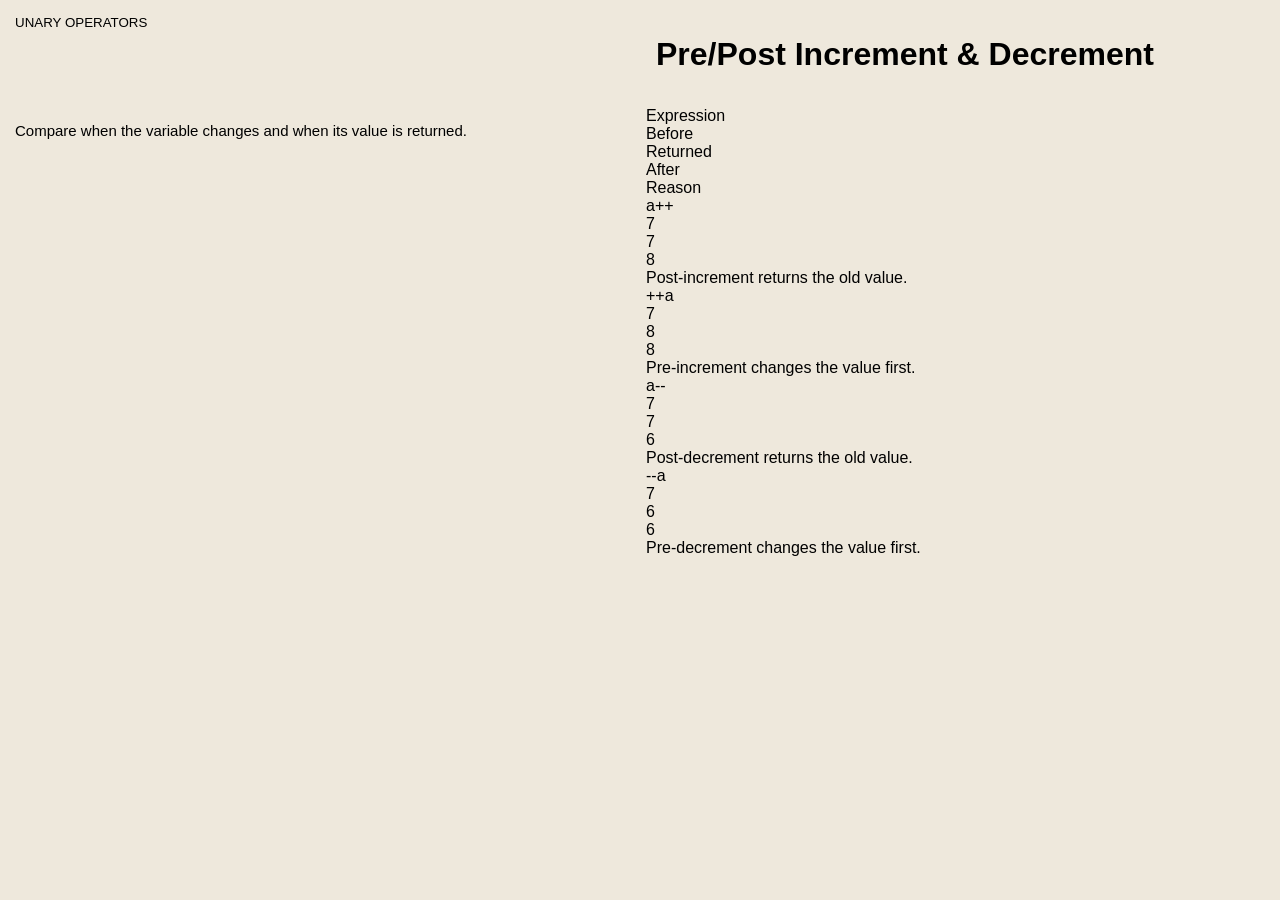
<file: notes/21-9-26/21-9-26.html>
<!DOCTYPE html>
<html lang="en">

<head>
    <meta charset="UTF-8">
    <meta name="viewport" content="width=device-width,initial-scale=1">
    <title>Unary Operator Lab</title>
    <style>
        body {
            background-color: #eee8dc;
            font-family: Arial, sans-serif;
            margin: 15px;
        }

        h1 {
            text-align: left;
            margin-left: 10px;
        }

        header {
            border-bottom: 1px solid black;
            padding: 5px 10px;
            margin-bottom: 15px;
        }

        .grid {
            display: grid;
            grid-template-columns: repeat(2, 1fr);
            gap: 12px;
        }

        .container {
            display: grid;
            grid-template-columns: repeat(2, 1fr);
            gap: 12px;
        }

        .wrap {
            display: grid;
            grid-template-columns: repeat(2, 1fr);
            gap: 12px;
        }

        .board {
            display: grid;
            grid-template-columns: repeat(2, 1fr);
            gap: 12px;
        }

        .task,
        .card,
        .task-card,
        .box {
            border: 1px solid #555;
            padding: 15px;
            background-color: #fff;
            margin: 5px;
            min-height: 190px;
        }

        input {
            height: 24px;
            padding-left: 6px;
        }

        button {
            height: 28px;
            background-color: #c9d8df;
            border: 1px solid black;
            cursor: pointer;
        }

        p {
            font-size: 15px;
        }

        .result {
            display: none;
            border: 1px solid black;
            padding: 5px;
            background-color: #f7f7f7;
        }

        @media(max-width:600px) {

            .grid,
            .container,
            .wrap,
            .board {
                grid-template-columns: 1fr;
            }
        }
    </style>
</head>

<body>
    <main class="wrap"><small>UNARY OPERATORS</small>
        <h1>Pre/Post Increment & Decrement</h1>
        <p>Compare when the variable changes and when its value is returned.</p>
        <div class="table">
            <div class="row head">
                <div>Expression</div>
                <div>Before</div>
                <div>Returned</div>
                <div>After</div>
                <div>Reason</div>
            </div>
            <div id="result"></div>
        </div>
    </main>
    <script>const cases = [["a++", 7, 7, 8, "Post-increment returns the old value."], ["++a", 7, 8, 8, "Pre-increment changes the value first."], ["a--", 7, 7, 6, "Post-decrement returns the old value."], ["--a", 7, 6, 6, "Pre-decrement changes the value first."]]; document.getElementById("result").innerHTML = cases.map(c => `<div class="row"><div>${c[0]}</div><div>${c[1]}</div><div>${c[2]}</div><div>${c[3]}</div><div class="note">${c[4]}</div></div>`).join("");</script>
</body>

</html>
</file>
<file: simple_number_problems(24-9-26)/Index.css>
h1{
    text-align: center;
}
h3{
    font-family:'Trebuchet MS', 'Lucida Sans Unicode', 'Lucida Grande', 'Lucida Sans', Arial, sans-serif;
    color: rgb(86, 41, 9);
}
body{
    background-color: #97A87A8B;
}
.container{
    height: auto;
    width: auto;
    border: 2px solid black;
    display: grid;
    grid-template-columns: repeat(4,1fr);
    background-color:#f3eed9; 
    margin: 0 20px;
    
}
.box{
    height: 310px;
    width: 250px;
    border: 1px solid black;
    border-radius: 10px;
    margin: 30px auto;
    /* margin-top: 30px; */
    display: flex;
    flex-direction: column;
    padding: 30px;
    gap: 17px;
    background-color: #EAE2D6

}
input{
    width: auto;
    height: 25px;
    padding-left: 20px;
    font-size: 15px;
   
    
    /* border-radius: 10px; */
}
button{
    height: 27px;
    width: 100%;
   
    text-align: center;
    border: 0px solid;
    border-radius: 10px;
    /* background-color:#801919; */
     background-color: #DB9558;
  
    cursor: pointer;
    color: black;
    transition: 0.3s;
}
label{
    font-size: 20px;
    font-family:Verdana, Geneva, Tahoma, sans-serif;
    color: #413333;
}
</file>
<file: Control_statements(1-10-26)/conditional statements/if.css>
body {
  background-color: #dfe6e1;
  font-family: Arial, sans-serif;
  margin: 20px;
}
h1 {
  text-align: center;
}
header {
  margin: 15px;
}
header h1 {
  margin: 8px;
}
header p {
  margin: 8px;
}
.grid,
.container,
.wrap,
.board {
  border: 2px solid black;
  background-color: #f4f4f4;
  display: grid;
  grid-template-columns: repeat(3, 1fr);
  margin: 0 15px;
}
.task,
.card,
.task-card,
.box {
  border: 1px solid black;
  border-radius: 6px;
  margin: 20px auto;
  padding: 18px;
  width: 80%;
  min-height: 220px;
  background-color: white;
  display: flex;
  flex-direction: column;
  gap: 10px;
}
input {
  height: 25px;
  padding-left: 8px;
  font-size: 14px;
}
button {
  height: 28px;
  width: 100%;
  border: 1px solid black;
  background-color: #d6d6d6;
  border-radius: 4px;
  cursor: pointer;
}
p {
  color: #333;
}
.result {
  display: none;
  border: 1px solid black;
  padding: 6px;
  background-color: #eeeeee;
  color: black;
}
</file>
<file: Control_statements(1-10-26)/jummping statements/jumping_statement.css>
body {
  background-color: #e5e0eb;
  font-family: Arial, sans-serif;
  margin: 25px;
}
h1 {
  text-align: center;
}
header {
  margin-bottom: 15px;
}
.grid,
.container {
  display: grid;
  grid-template-columns: repeat(4, 1fr);
  border-top: 2px solid black;
  border-bottom: 2px solid black;
  padding: 5px;
}
.wrap,
.board {
  display: grid;
  grid-template-columns: repeat(4, 1fr);
  padding: 5px;
}
.task,
.card,
.task-card,
.box {
  border: 1px solid black;
  margin: 10px;
  padding: 12px;
  background-color: #f9f9f9;
  min-height: 210px;
}
input {
  height: 23px;
  padding-left: 5px;
}
button {
  height: 27px;
  background-color: #ddd;
  border: 1px solid black;
}
p {
  color: #222;
}
.result {
  display: none;
  border: 1px solid black;
  padding: 5px;
  background-color: white;
}
</file>
<file: Control_statements(1-10-26)/loops/loop.css>
body {
  background-color: #e8e8e8;
  font-family: Arial, sans-serif;
  margin: 18px;
}
h1 {
  text-align: center;
}
header {
  margin: 10px 5px;
}
.grid {
  display: grid;
  grid-template-columns: repeat(3, 1fr);
  border: 1px solid black;
  padding: 10px;
  background-color: #ddd;
}
.container {
  display: grid;
  grid-template-columns: repeat(3, 1fr);
  border: 1px solid black;
  padding: 10px;
}
.wrap {
  display: grid;
  grid-template-columns: repeat(3, 1fr);
  border: 1px solid black;
  padding: 10px;
}
.board {
  display: grid;
  grid-template-columns: repeat(3, 1fr);
  border: 1px solid black;
  padding: 10px;
}
.task,
.card,
.task-card,
.box {
  border: 1px solid black;
  margin: 8px;
  padding: 14px;
  background-color: #f8f8f8;
}
input {
  height: 24px;
}
button {
  height: 28px;
  background-color: #bfc7d1;
  border: 1px solid black;
  border-radius: 2px;
}
.result {
  display: none;
  border: 1px solid black;
  padding: 5px;
  background-color: white;
}
</file>
<file: Control_statements(1-10-26)/nestedloops/nestloop.css>
body {
  background-color: #eee8dc;
  font-family: Arial, sans-serif;
  margin: 15px;
}
h1 {
  text-align: left;
  margin-left: 10px;
}
header {
  border-bottom: 1px solid black;
  padding: 5px 10px;
  margin-bottom: 15px;
}
.grid {
  display: grid;
  grid-template-columns: repeat(2, 1fr);
  gap: 12px;
}
.container {
  display: grid;
  grid-template-columns: repeat(2, 1fr);
  gap: 12px;
}
.wrap {
  display: grid;
  grid-template-columns: repeat(2, 1fr);
  gap: 12px;
}
.board {
  display: grid;
  grid-template-columns: repeat(2, 1fr);
  gap: 12px;
}
.task,
.card,
.task-card,
.box {
  border: 1px solid #555;
  padding: 15px;
  background-color: #fff;
  margin: 5px;
  min-height: 190px;
}
input {
  height: 24px;
  padding-left: 6px;
}
button {
  height: 28px;
  background-color: #c9d8df;
  border: 1px solid black;
  cursor: pointer;
}
p {
  font-size: 15px;
}
.result {
  display: none;
  border: 1px solid black;
  padding: 5px;
  background-color: #f7f7f7;
}
</file>
